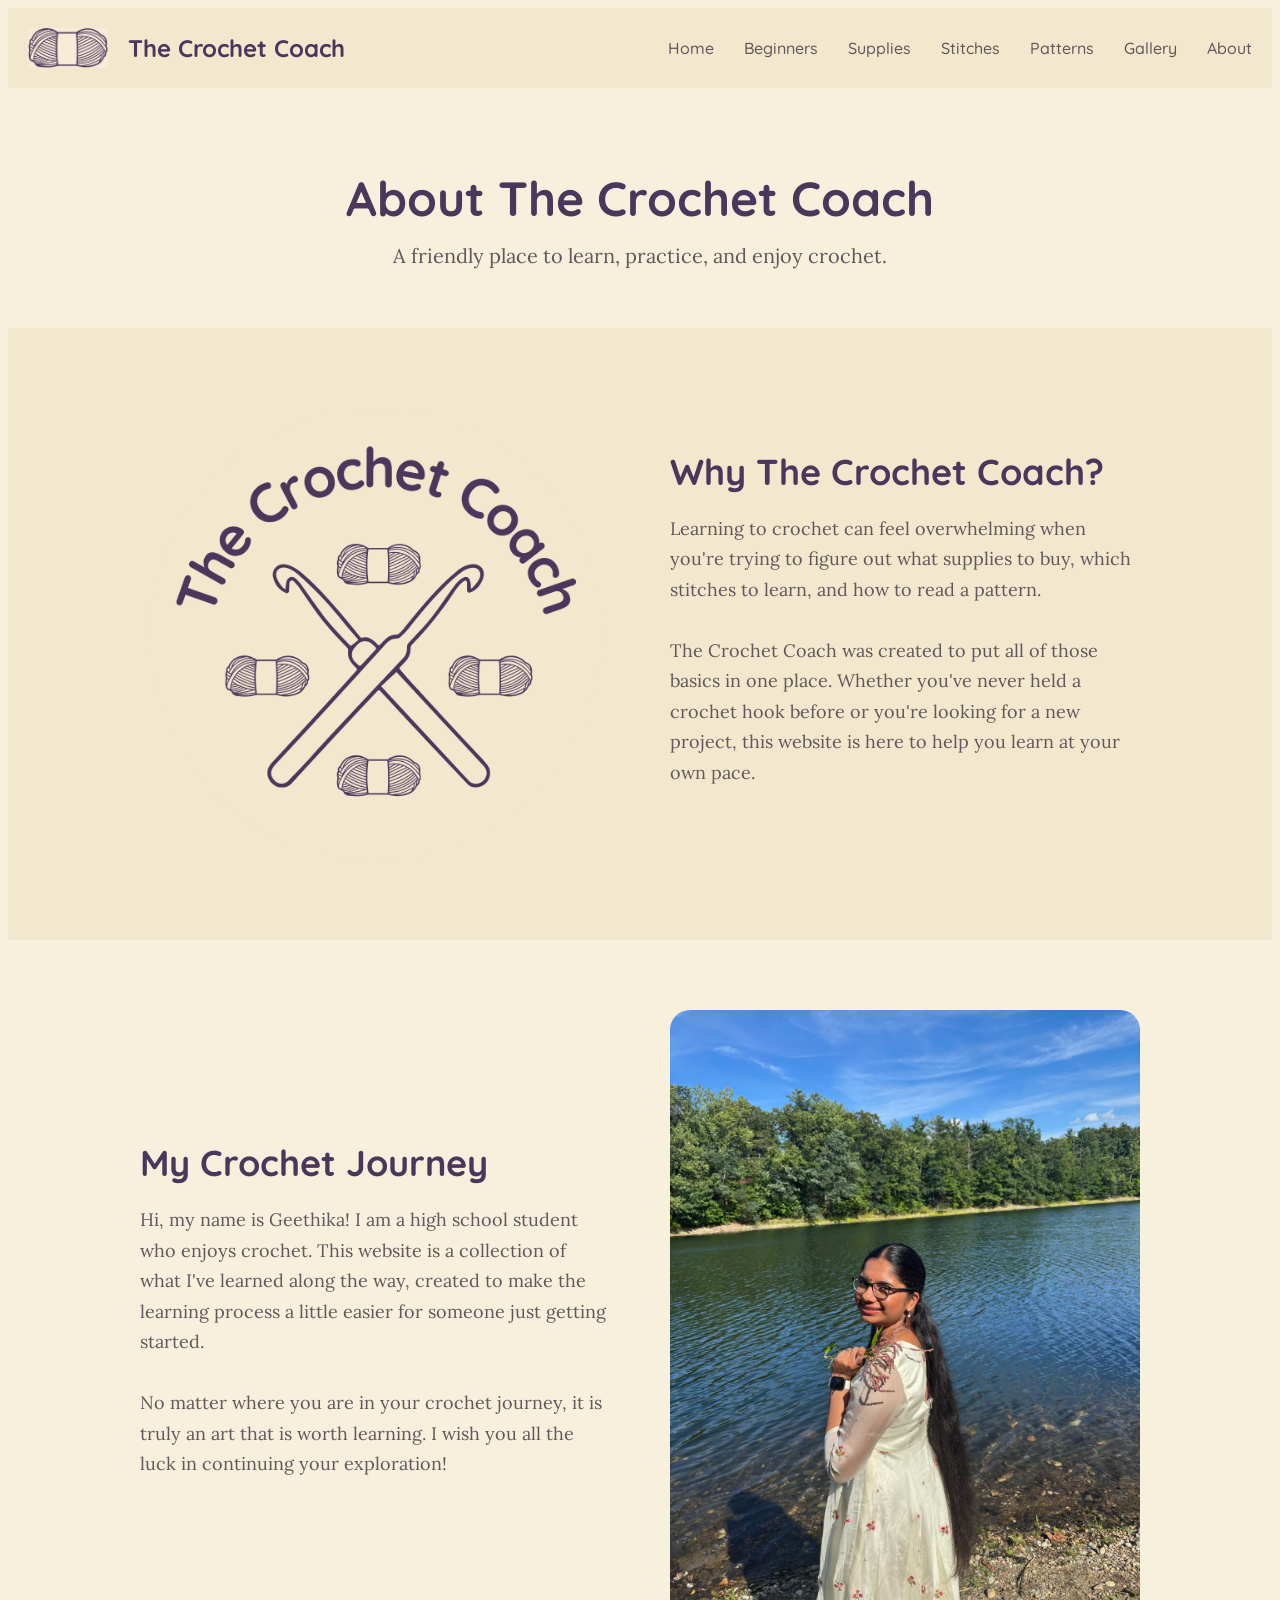
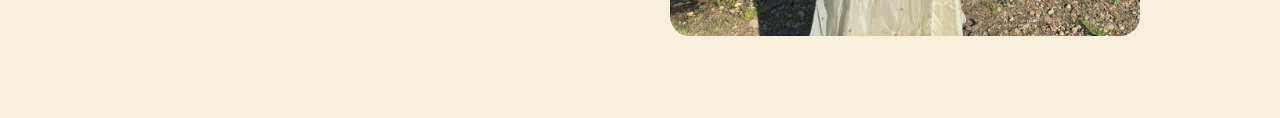
<file: Pages/about.html>
<!DOCTYPE html>
<html>

<head>
    <title>The Crochet Coach | About</title>
    <link rel="stylesheet" href="../style.css">
</head>

<body>

<header>
    <nav>

        <div class="logo">
            <img src="../Images/Icon.png" alt="Crochet Icon">
            <span>The Crochet Coach</span>
        </div>

        <div class="nav">
            <a href="../index.html">Home</a>
            <a href="beginner-guide.html">Beginners</a>
            <a href="supplies.html">Supplies</a>
            <a href="stitches.html">Stitches</a>
            <a href="patterns.html">Patterns</a>
            <a href="gallery.html">Gallery</a>
            <a href="about.html">About</a>
        </div>

    </nav>
</header>

<main>

    <!--Intro-->
    <section class="page-intro">

        <h1>About The Crochet Coach</h1>

        <p>A friendly place to learn, practice, and enjoy crochet.</p>

    </section>

    <!--About the Website-->
    <section class="section-dark">

        <div class="column">

            <div class="image">
                <img src="../Images/Logo.png" alt="Crochet project and supplies">
            </div>

            <div class="about-text">

                <h2 class="section-title">Why The Crochet Coach?</h2>

                <p class="section-content">
                    Learning to crochet can feel overwhelming when you're
                    trying to figure out what supplies to buy, which stitches
                    to learn, and how to read a pattern.
                </p>

                <p class="section-content">
                    The Crochet Coach was created to put all of those basics
                    in one place. Whether you've never held a crochet hook
                    before or you're looking for a new project, this website
                    is here to help you learn at your own pace.
                </p>

            </div>

        </div>

    </section>

    <!--My Crochet Journey-->
    <section class="section-light">

        <div class="column">

            <div class="about-text">

                <h2 class="section-title">My Crochet Journey</h2>

                <p class="section-content">
                    Hi, my name is Geethika! I am a high school student who enjoys 
                    crochet. This website is a collection of what I've learned along
                    the way, created to make the learning process a little
                    easier for someone just getting started.
                </p>

                <p class="section-content">
                    No matter where you are in your crochet journey, it is truly an 
                    art that is worth learning. I wish you all the luck in continuing 
                    your exploration!
                </p>

            </div>

            <div class="image">
                <img src="../Images/About.jpeg" alt="Crochet project">
            </div>

        </div>

    </section>

</main>

</body>

</html>
</file>
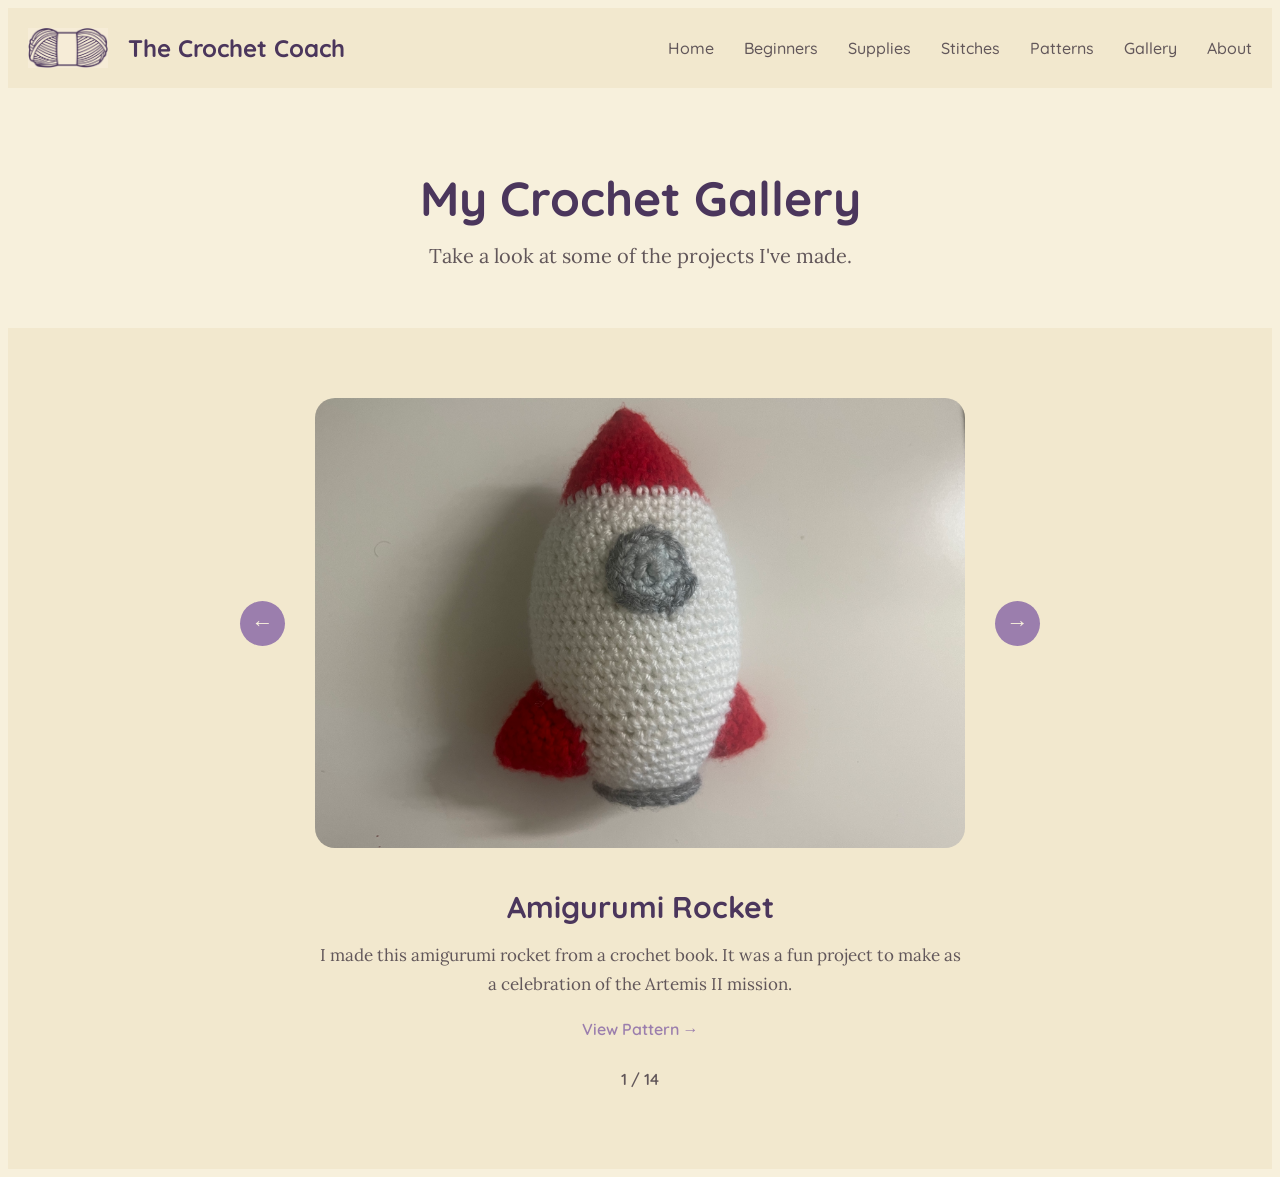
<file: Pages/gallery.html>
<!DOCTYPE html>
<html>

<head>
    <title>The Crochet Coach | Gallery</title>
    <link rel="stylesheet" href="../style.css">
</head>

<body>

<header>
    <nav>

        <div class="logo">
            <img src="../Images/Icon.png" alt="Crochet Icon">
            <span>The Crochet Coach</span>
        </div>

        <div class="nav">
            <a href="../index.html">Home</a>
            <a href="beginner-guide.html">Beginners</a>
            <a href="supplies.html">Supplies</a>
            <a href="stitches.html">Stitches</a>
            <a href="patterns.html">Patterns</a>
            <a href="gallery.html">Gallery</a>
            <a href="about.html">About</a>
        </div>

    </nav>
</header>


<main>

    <!-- Page Intro -->
    <section class="page-intro">

        <h1>My Crochet Gallery</h1>

        <p>Take a look at some of the projects I've made.</p>

    </section>


    <!-- Gallery -->
    <section class="gallery">

        <div class="gallery-container">

            <button class="gallery-arrow" onclick="previousProject()">
                ←
            </button>


            <div class="gallery-image-container">

                <img
    id="gallery-image"
    src="../Images/Gallery/Rocket.jpeg"
    alt="Amigurumi Rocket"
>

            </div>


            <button class="gallery-arrow" onclick="nextProject()">
                →
            </button>

        </div>


        <div class="gallery-text">

            <h2 id="gallery-title">
                Amigurumi Rocket
            </h2>

            <p id="gallery-description">
                I made this amigurumi rocket from a crochet book. It was a fun project to make as a celebration of the Artemis II mission.
            </p>

            <a
                id="gallery-pattern"
                href="https://www.amazon.com/Knot-Bad-Amigurumi-Techniques-Creatures/dp/0760376778"
                target="_blank"
                rel="noopener noreferrer"
            >
                View Pattern →
            </a>

        </div>


        <div id="gallery-counter">
            1 / 14
        </div>

    </section>

</main>


<script src="../JavaScript/gallery.js"></script>

</body>

</html>
</file>
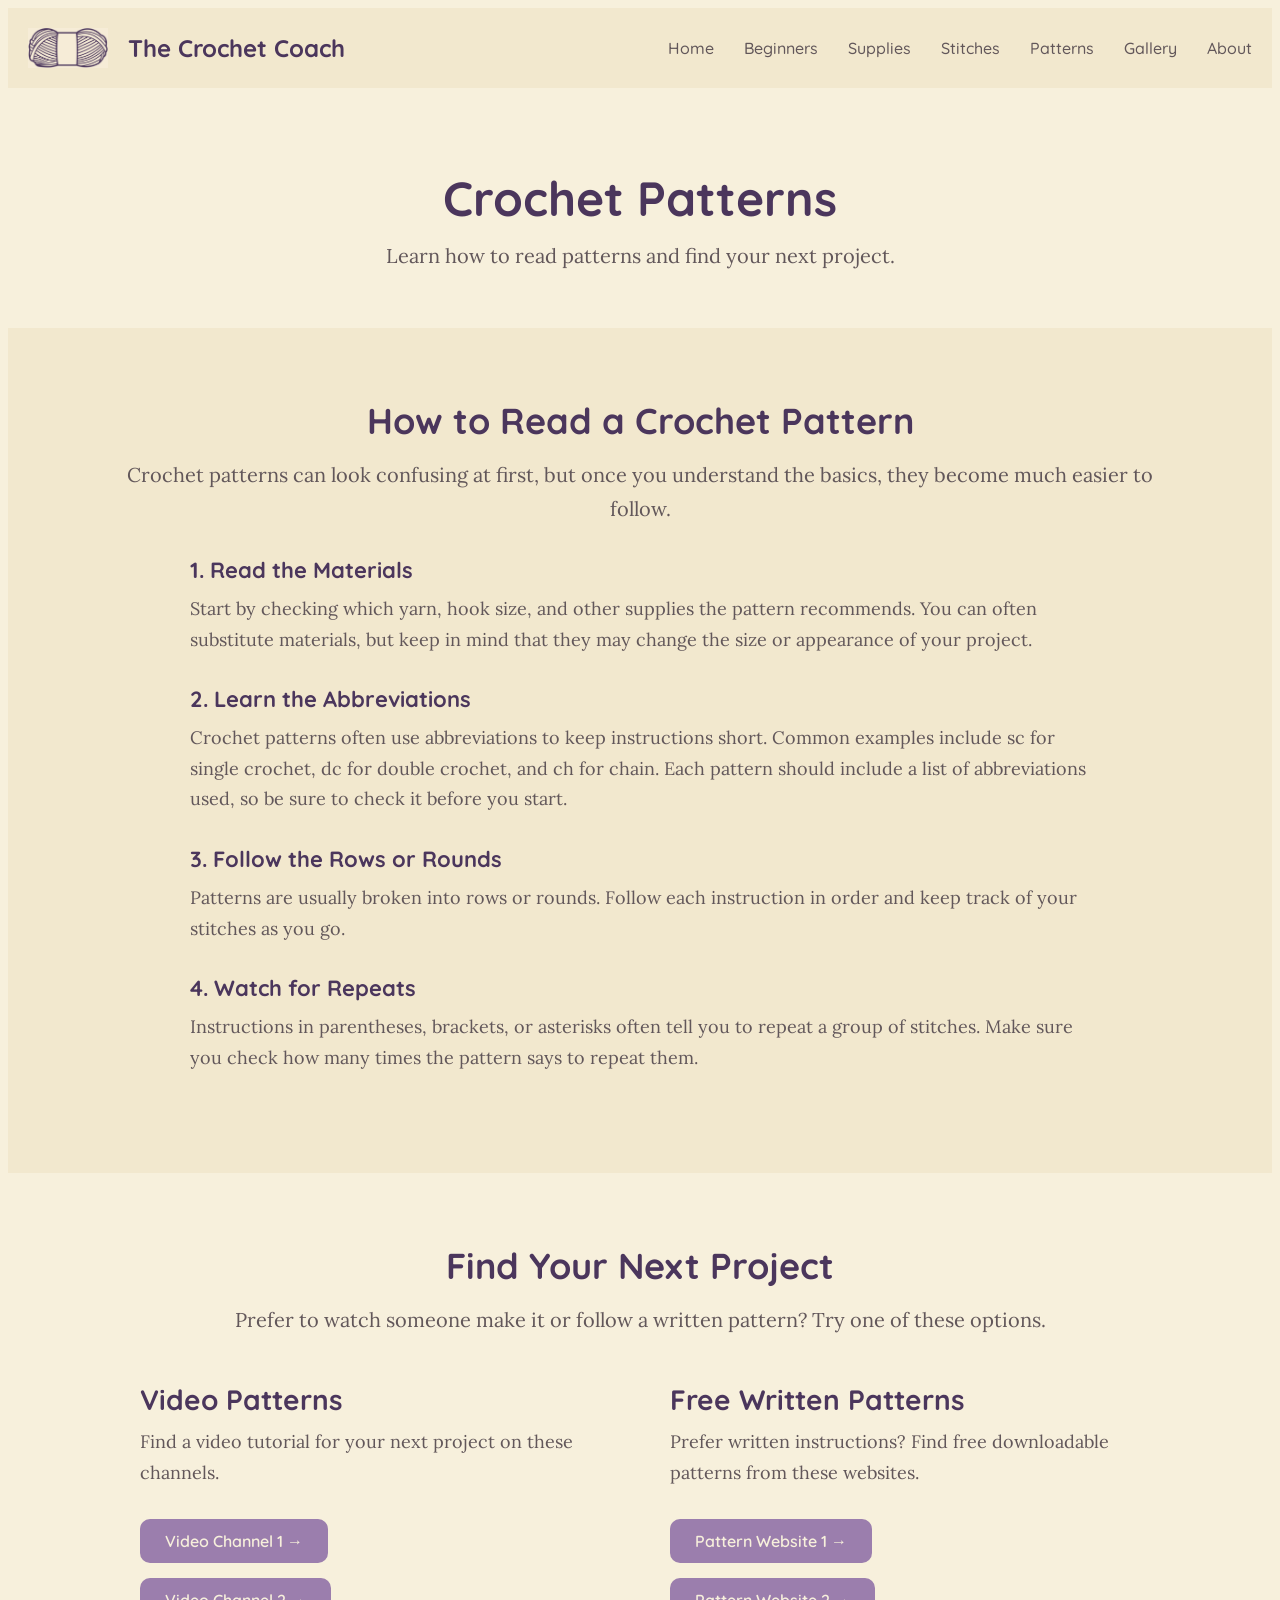
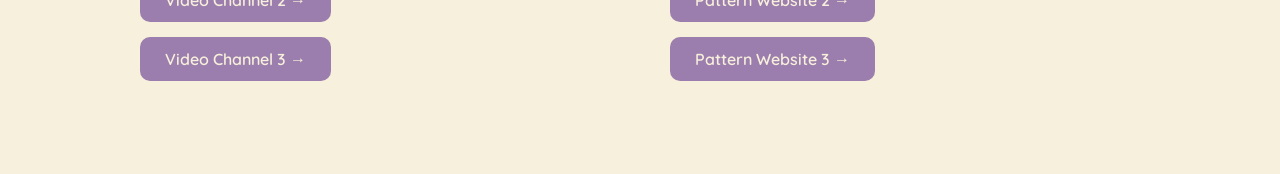
<file: Pages/patterns.html>
<!DOCTYPE html>
<html>

    <head>
        <title>The Crochet Coach | Patterns</title>
        <link rel="stylesheet" href="../style.css">
    </head>

    <body>
        <header>
            <nav>

                <div class="logo">
                    <img src="../Images/Icon.png" alt="Crochet Icon">
                    <span>The Crochet Coach</span>
                </div>

                <div class="nav">
                    <a href="../index.html">Home</a>
                    <a href="beginner-guide.html">Beginners</a>
                    <a href="supplies.html">Supplies</a>
                    <a href="stitches.html">Stitches</a>
                    <a href="patterns.html">Patterns</a>
                    <a href="gallery.html">Gallery</a>
                    <a href="about.html">About</a>
                </div>

            </nav>
        </header>

        <main>

            <!--Intro-->
            <section class="page-intro">

                <h1>Crochet Patterns</h1>

                <p>Learn how to read patterns and find your next project.</p>

            </section>

            <!--Reading Patterns-->
            <section class="section-dark">

                <h2 class="section-title">How to Read a Crochet Pattern</h2>

                <p class="section-description">
                    Crochet patterns can look confusing at first, but once you
                    understand the basics, they become much easier to follow.
                </p>

                <div class="pattern-guide">

                    <div>
                        <h3 class="section-subtitle">1. Read the Materials</h3>

                        <p class="section-content">
                            Start by checking which yarn, hook size, and other
                            supplies the pattern recommends. You can often substitute
                            materials, but keep in mind that they may change the
                            size or appearance of your project.
                        </p>
                    </div>

                    <div>
                        <h3 class="section-subtitle">2. Learn the Abbreviations</h3>

                        <p class="section-content">
                            Crochet patterns often use abbreviations to keep
                            instructions short. Common examples include sc for
                            single crochet, dc for double crochet, and ch for chain.
                            Each pattern should include a list of abbreviations used, 
                            so be sure to check it before you start.
                        </p>
                    </div>

                    <div>
                        <h3 class="section-subtitle">3. Follow the Rows or Rounds</h3>

                        <p class="section-content">
                            Patterns are usually broken into rows or rounds. Follow
                            each instruction in order and keep track of your stitches
                            as you go.
                        </p>
                    </div>

                    <div>
                        <h3 class="section-subtitle">4. Watch for Repeats</h3>

                        <p class="section-content">
                            Instructions in parentheses, brackets, or asterisks
                            often tell you to repeat a group of stitches. Make sure
                            you check how many times the pattern says to repeat them.
                        </p>
                    </div>

                </div>

            </section>

            <!--Find Patterns-->
            <section class="section-light">

                <h2 class="section-title">Find Your Next Project</h2>

                <p class="section-description">
                    Prefer to watch someone make it or follow a written pattern?
                    Try one of these options.
                </p>

                <div class="pattern-options">

                    <!--Video Patterns-->
                    <div class="pattern-option">

                        <h3 class="section-subtitle-main">Video Patterns</h3>

                        <p class="section-content">
                            Find a video tutorial for your next project on these channels.
                        </p>

                        <a href="https://www.youtube.com/@elysecrochets" class="button" target="_blank">
                            Video Channel 1 →
                        </a>

                        <a href="https://www.youtube.com/@craftingwithcaylene" class="button" target="_blank">
                            Video Channel 2 →
                        </a>

                        <a href="https://www.youtube.com/@lilthingsworld" class="button" target="_blank">
                            Video Channel 3 →
                        </a>

                    </div>

                    <!--Written Patterns-->
                    <div class="pattern-option">

                        <h3 class="section-subtitle-main">Free Written Patterns</h3>

                        <p class="section-content">
                            Prefer written instructions? Find free downloadable
                            patterns from these websites.
                        </p>

                        <a href="https://www.yarnspirations.com/collections/patterns?filter.p.m.global.skill_type=Crochet&filter.p.m.global.skill_level=Beginner&srsltid=AfmBOormTjzIIFQR3oVm08-p1Kq8Rm1hXHUBkXF6rNAIfosTuDb_YsHC" class="button" target="_blank">
                            Pattern Website 1 →
                        </a>

                        <a href="https://www.lovecrafts.com/en-us/collections/free-crochet-patterns-for-beginners?srsltid=AfmBOoorPjHATt_7OvtcQOraDDIfMiVpb_V3nQxmZtGaVtJ5xR-zYlgu" class="button" target="_blank">
                            Pattern Website 2 →
                        </a>

                        <a href="https://easycrochet.com/all-free-crochet-patterns/" class="button" target="_blank">
                            Pattern Website 3 →
                        </a>

                    </div>

                </div>

            </section>

        </main>

    </body>

</html>
</file>
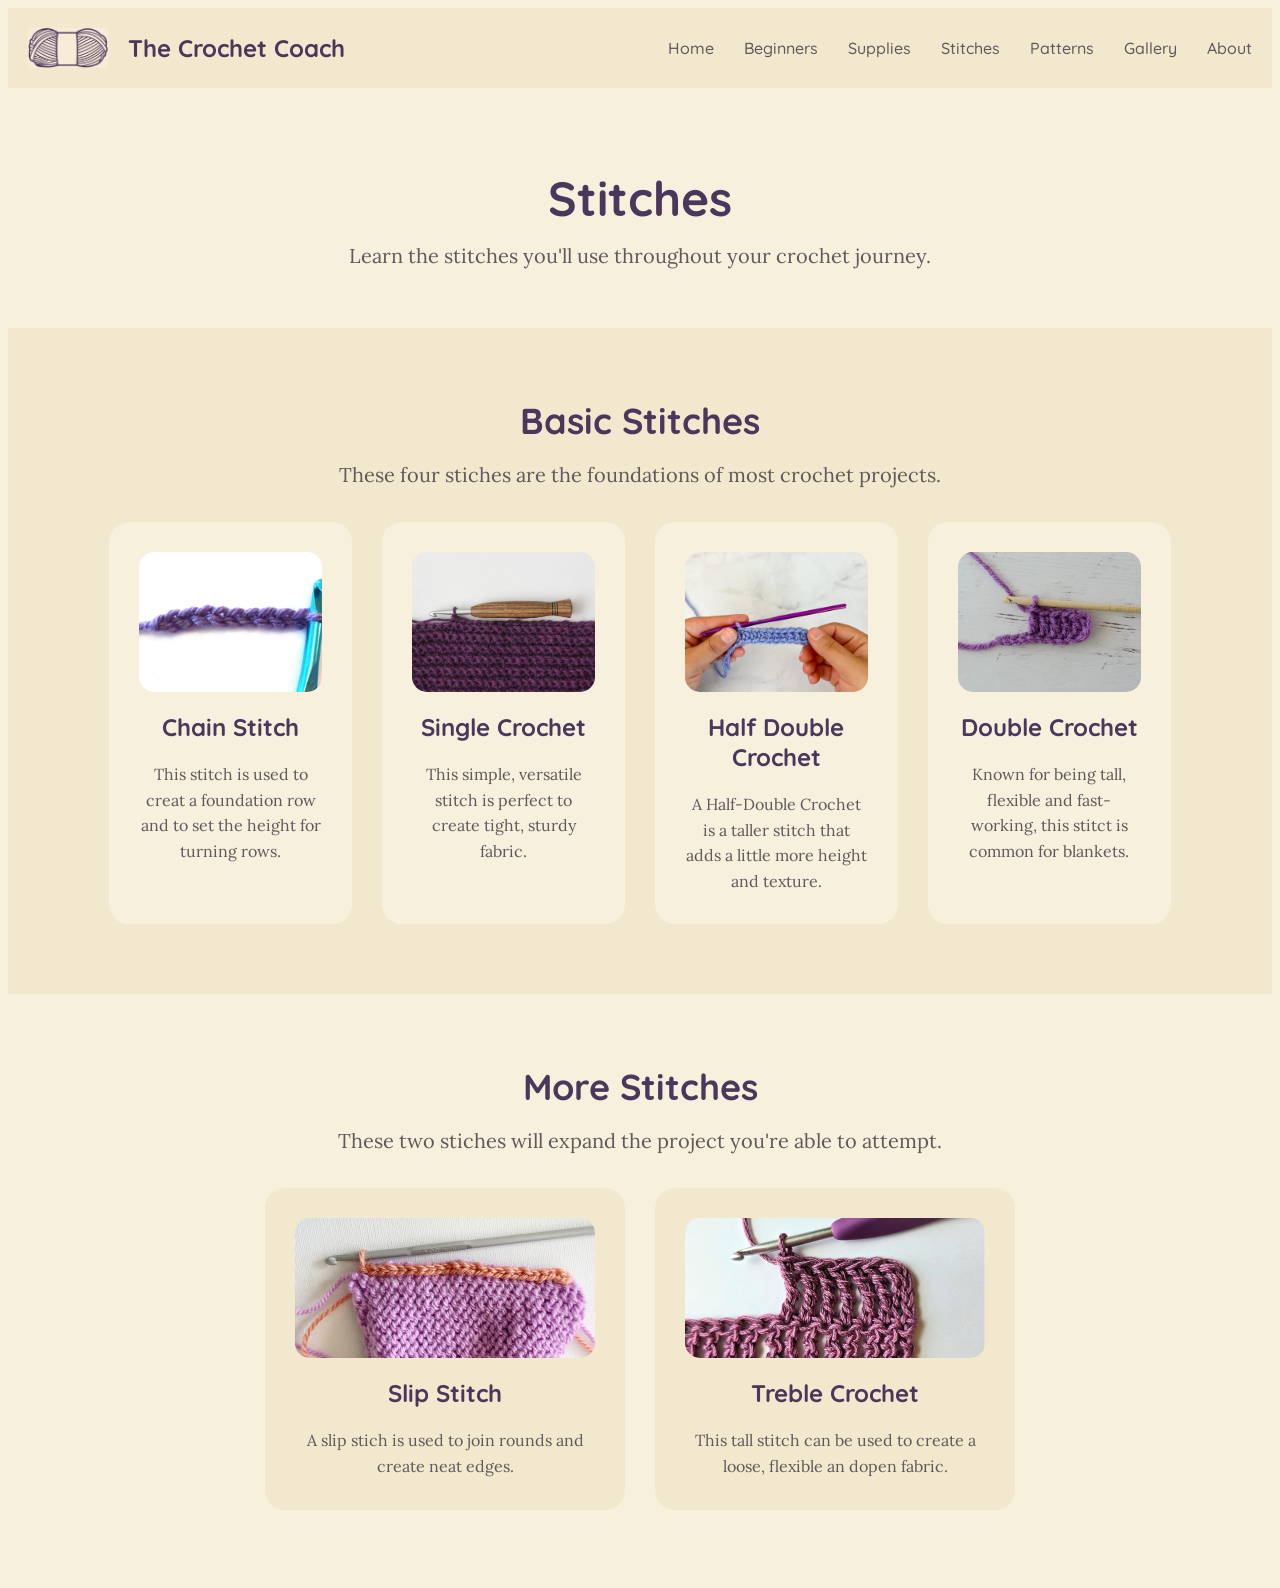
<file: Pages/stitches.html>
<!DOCTYPE html>
<html>

<head>
    <title>The Crochet Coach | Stiches</title>
    <link rel="stylesheet" href="../style.css">
</head>

<body>

<header>
    <nav>
        <div class="logo">
            <img src="../Images/Icon.png" alt="Crochet Icon">
            <span>The Crochet Coach</span>
        </div>

        <div class="nav">
            <a href="../index.html">Home</a>
            <a href="beginner-guide.html">Beginners</a>
            <a href="supplies.html">Supplies</a>
            <a href="stitches.html">Stitches</a>
            <a href="patterns.html">Patterns</a>
            <a href="gallery.html">Gallery</a>
            <a href="about.html">About</a>

        </div>
    </nav>
</header>

<main>
    <!--Intro-->
    <section class="page-intro">
        <h1>Stitches</h1>

        <p>Learn the stitches you'll use throughout your crochet journey.</p>
    </section>

    <!--Basic Stitches-->
    <section class="section-dark">

        <h2 class="section-title">Basic Stitches</h2>

        <p class="section-description">These four stiches are the foundations of most crochet projects.</p>

        <div class="cards">

            <a href="https://www.youtube.com/watch?v=GyMrH4Q8ceM" class="link-card" target="_blank">
                <img src="../Images/ChainStitch.jpg" alt="Chain stitch">
                <h3>Chain Stitch</h3>
                <p>
                    This stitch is used to creat a foundation row and to set the height for turning rows.
                </p>
            </a>

            <a href="https://www.youtube.com/watch?v=7FcRdxg0aeY" class="link-card" target="_blank">
                <img src="../Images/SingleCrochet.jpg" alt="Single crochet stitch">
                <h3>Single Crochet</h3>
                <p>
                    This simple, versatile stitch is perfect to create tight, sturdy fabric.
                </p>
            </a>

            <a href="https://www.youtube.com/watch?v=f9C1C21MNiM" class="link-card" target="_blank">
                <img src="../Images/HalfDoubleCrochet.jpg" alt="Half double crochet stitch">
                <h3>Half Double Crochet</h3>
                <p>
                    A Half-Double Crochet is a taller stitch that adds a little more height and texture.
                </p>
            </a>

            <a href="https://www.youtube.com/watch?v=a1whu6Gub1M" class="link-card" target="_blank">
                <img src="../Images/DoubleCrochet.jpg" alt="Double crochet stitch">
                <h3>Double Crochet</h3>
                <p>
                    Known for being tall, flexible and fast-working, this stitct is common for blankets.
                </p>
            </a>

        </div>
    </section>

    <!--More Stitches-->
    <section class="section-light">

        <h2 class="section-title">More Stitches</h2>

        <p class="section-description">These two stiches will expand the project you're able to attempt.</p>

        <div class="cards">

            <a href="https://www.youtube.com/watch?v=8ir3v31G0sg" class="link-card more-stitches-link-card" target="_blank">
                <img src="../Images/SlipStitch.jpg" alt="Slip Stitch">
                <h3>Slip Stitch</h3>
                <p>
                    A slip stich is used to join rounds and create neat edges.
                </p>
            </a>

            <a href="https://www.youtube.com/watch?v=3KtzjAAZHVY" class="link-card more-stitches-link-card" target="_blank">
                <img src="../Images/TrebleCrochet.jpg" alt="Treble crochet stitch">
                <h3>Treble Crochet</h3>
                <p>
                    This tall stitch can be used to create a loose, flexible an dopen fabric.
                </p>
            </a>

        </div>
    </section>
</main>

</body>

</html>
</file>
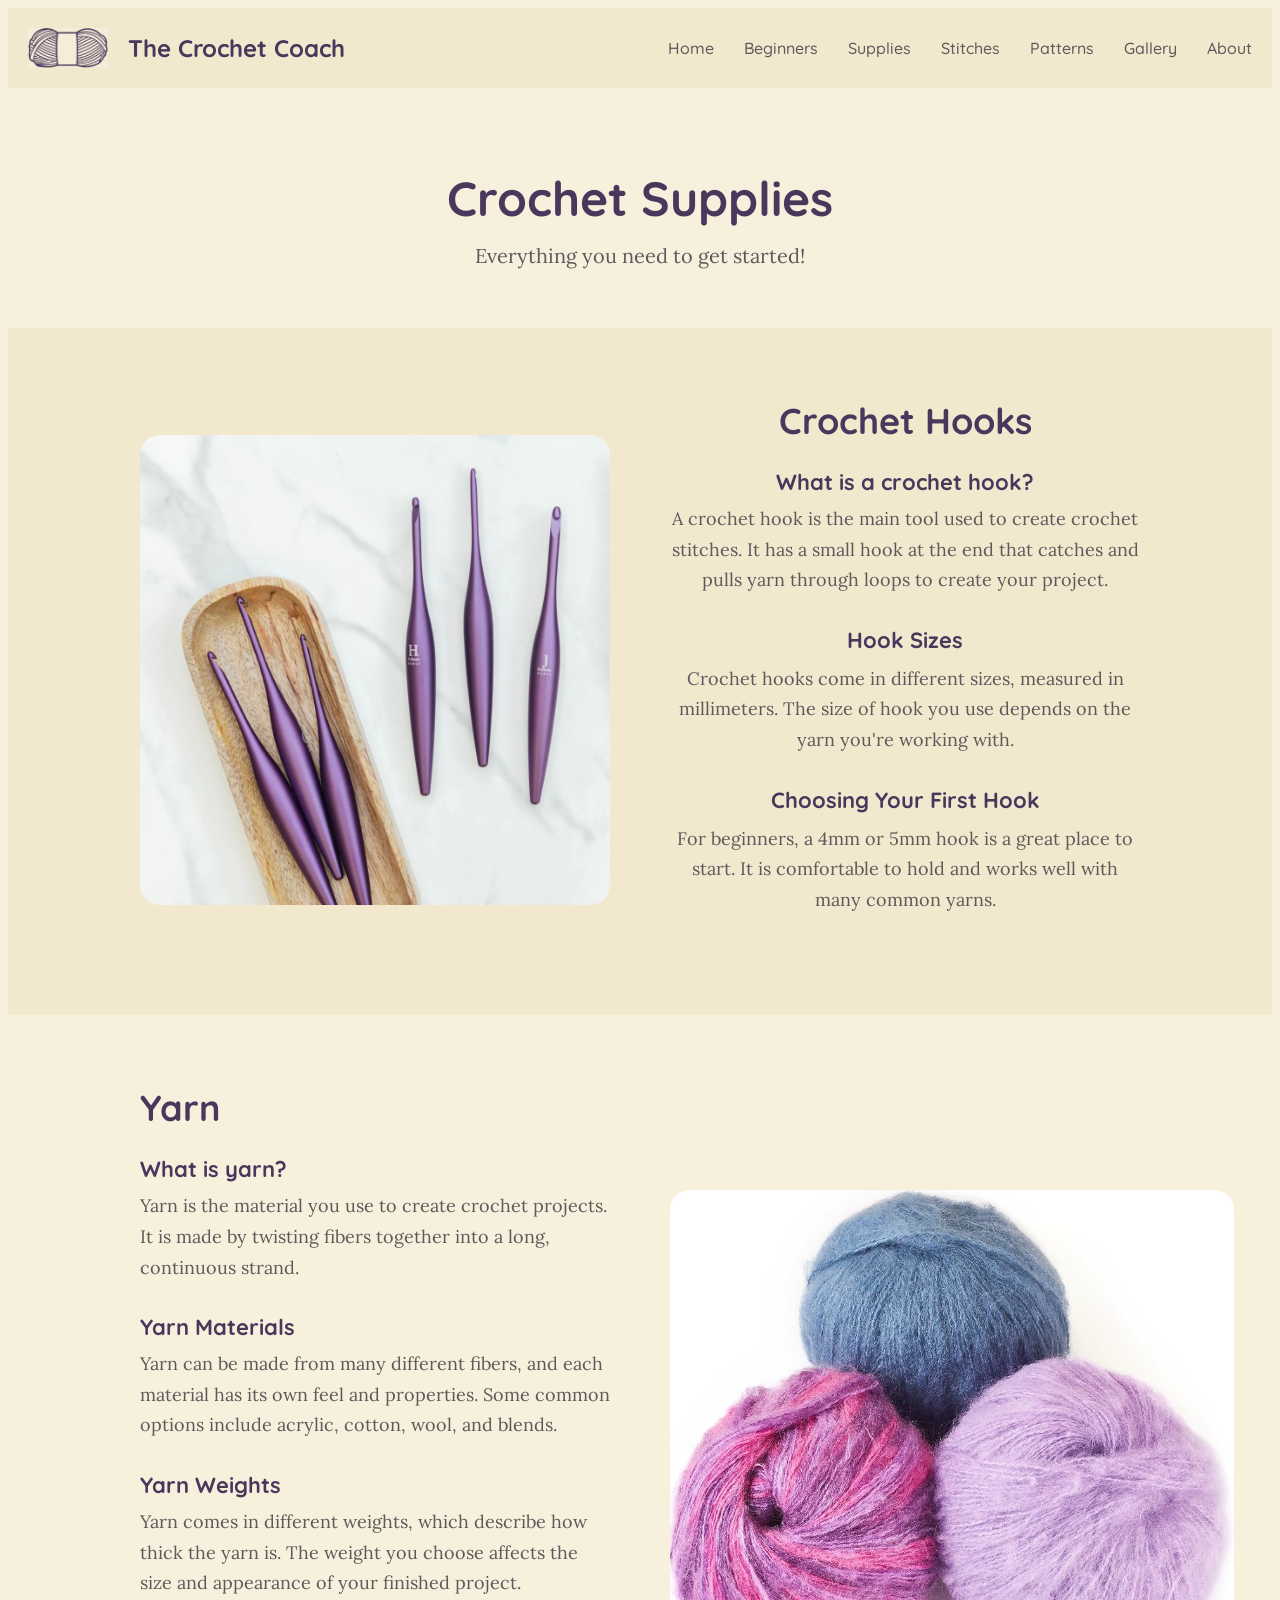
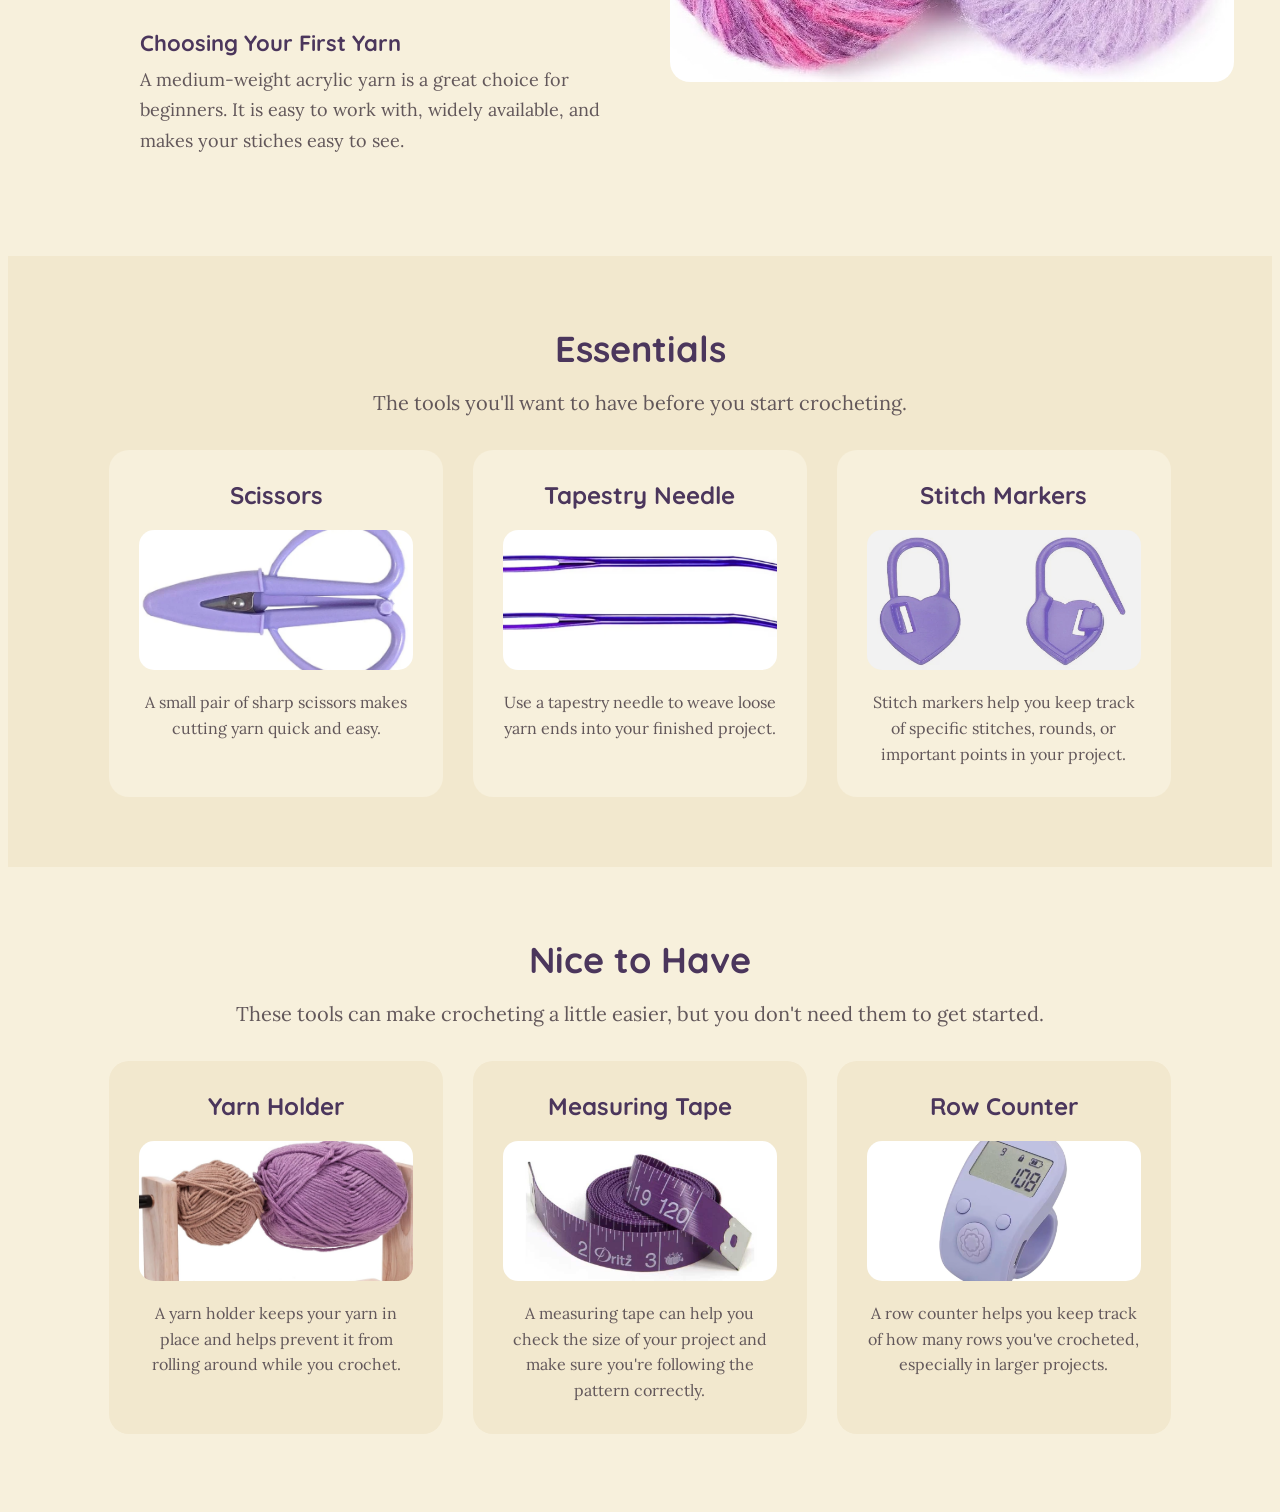
<file: Pages/supplies.html>
<!DOCTYPE html>
<html>

<head>
    <title>The Crochet Coach | Supplies</title>
    <link rel="stylesheet" href="../style.css">
</head>

<body>

<header>
    <nav>

        <div class="logo">
            <img src="../Images/Icon.png" alt="Crochet Icon">
            <span>The Crochet Coach</span>
        </div>

        <div class="nav">
            <a href="../index.html">Home</a>
            <a href="beginner-guide.html">Beginners</a>
            <a href="supplies.html">Supplies</a>
            <a href="stitches.html">Stitches</a>
            <a href="patterns.html">Patterns</a>
            <a href="gallery.html">Gallery</a>
            <a href="about.html">About</a>
        </div>

    </nav>
</header>

<main>
    <!--Intro-->
    <section class="page-intro">

        <h1>Crochet Supplies</h1>

        <p>Everything you need to get started!</p>

    </section>

    <!--Hooks-->
    <section class="section-dark">

        <div class="column">
            <div class="image hooks-img">
                <img src="../Images/Hooks.jpg" alt="Different sizes of crochet hooks">
            </div>

            <div class="hooks-text">
                <h2 class="section-title hook-heading">Crochet Hooks</h2>

                <h3 class="section-subtitle hooks-subtitle">What is a crochet hook?</h3>

                <p class="section-content">
                    A crochet hook is the main tool used to create crochet stitches.
                    It has a small hook at the end that catches and pulls yarn through
                    loops to create your project.
                </p>

                <h3 class="section-subtitle hook-heading">Hook Sizes</h3>

                <p class="section-content">
                    Crochet hooks come in different sizes, measured in millimeters.
                    The size of hook you use depends on the yarn you're working with.
                </p>

                <h3 class="section-subtitle hook-heading">Choosing Your First Hook</h3>

                <p class="section-content">
                    For beginners, a 4mm or 5mm hook is a great place to start.
                    It is comfortable to hold and works well with many common yarns.
                </p>
            </div>
        </div>

    </section>

    <!--Yarn-->
    <section class="section-light">

        <div class="column">

            <div class="yarn-text">
                <h2 class="section-title yarn-heading">Yarn</h2>

                <h3 class="section-subtitle yarn-subtitle">What is yarn?</h3>

                <p class="section-content">
                    Yarn is the material you use to create crochet projects.
                    It is made by twisting fibers together into a long,
                    continuous strand.
                </p>

                <h3 class="section-subtitle yarn-subtitle">Yarn Materials</h3>

                <p class="section-content">
                    Yarn can be made from many different fibers, and each material has
                    its own feel and properties. Some common options include acrylic,
                    cotton, wool, and blends.
                </p>

                <h3 class="section-subtitle yarn-subtitle">Yarn Weights</h3>

                <p class="section-content">
                    Yarn comes in different weights, which describe how thick
                    the yarn is. The weight you choose affects the size and
                    appearance of your finished project.
                </p>

                <h3 class="section-subtitle yarn-subtitle">Choosing Your First Yarn</h3>

                <p class="section-content">
                    A medium-weight acrylic yarn is a great choice for beginners.
                    It is easy to work with, widely available, and makes your stiches easy to see.
                </p>
            </div>

            <div class="image yarn-image">
                <img src="../Images/Yarn.jpg" alt="Colorful balls of crochet yarn">
            </div>

        </div>

    </section>

    <!--Essentials-->
    <section class="section-dark">

        <h2 class="section-title">Essentials</h2>

        <p class="section-description">
            The tools you'll want to have before you start crocheting.
        </p>

        <div class="cards">

            <div class="card">
                <h3>Scissors</h3>
                <img src="../Images/Scissors.jpg" alt="Scissors">
                <p>
                    A small pair of sharp scissors makes cutting yarn quick
                    and easy.
                </p>
            </div>

            <div class="card">
                <h3>Tapestry Needle</h3>
                <img src="../Images/Needle.jpg" alt="Tapestry needle">
                <p>
                    Use a tapestry needle to weave loose yarn ends into
                    your finished project.
                </p>
            </div>

            <div class="card">
                <h3>Stitch Markers</h3>
                <img src="../Images/StitchMarkers.jpg" alt="Crochet stitch markers">
                <p>
                    Stitch markers help you keep track of specific stitches,
                    rounds, or important points in your project.
                </p>
            </div>

        </div>

    </section>

    <!--Nice to Have-->
    <section class="section-light">

        <h2 class="section-title">Nice to Have</h2>

        <p class="section-description">
            These tools can make crocheting a little easier, but you don't need them to get started.
        </p>

        <div class="cards">

            <div class="card dark-card">
                <h3>Yarn Holder</h3>
                <img src="../Images/YarnHolder.jpg" alt="Yarn holder">
                <p>
                    A yarn holder keeps your yarn in place and helps prevent
                    it from rolling around while you crochet.
                </p>
            </div>

            <div class="card dark-card">
                <h3>Measuring Tape</h3>
                <img src="../Images/MeasuringTape.jpg" alt="Measuring tape">
                <p>
                    A measuring tape can help you check the size of your
                    project and make sure you're following the pattern correctly.
                </p>
            </div>

            <div class="card dark-card">
                <h3>Row Counter</h3>
                <img src="../Images/RowCounter.jpg" alt="Row counter">
                <p>
                    A row counter helps you keep track of how many rows
                    you've crocheted, especially in larger projects.
                </p>
            </div>

        </div>

    </section>    
</main>

</body>
</html>
</file>
<file: style.css>
/*----Fonts----*/
@import url('https://fonts.googleapis.com/css2?family=Lora:wght@400;500&family=Quicksand:wght@400;500;600;700&display=swap');
/*--------------------*/

/*----General----*/
body{
    background-color: #F7F0DC;
}

p {
    color: #62575A;
    font-family:'Lora', serif;
}

.page-intro {
    text-align: center;
    padding: 80px 8% 60px;
}

.page-intro h1 {
    font-family: 'Quicksand', sans-serif;
    font-size: 48px;
    font-weight: 700;
    color: #4B365C;
    margin: 0 0 15px;
}

.page-intro p {
    font-family: 'Lora', serif;
    font-size: 20px;
    color: #62575A;
    margin: 0;
}

.section-light{
    background-color: #F7F0DC;
    text-align: center;
    padding: 70px 8%;
}

.section-dark{
    background-color: #F2E8CE;
    text-align: center;
    padding: 70px 8%;
}

.section-title{
    font-family: 'Quicksand', sans-serif;
    font-size: 36px;
    font-weight: 700;
    color: #4B365C;
    margin: 0 0 15px;
}

.section-description {
    font-family: 'Lora', serif;
    font-size: 20px;
    line-height: 1.7;
    color: #62575A;
    margin: 0 0 30px;
}

.section-content {
    font-family: 'Lora', serif;
    font-size: 18px;
    line-height: 1.7;
    color: #62575A;
    margin: 0 0 30px;
}

.section-subtitle-main {
    font-family: 'Quicksand', sans-serif;
    font-size: 28px;
    color: #4B365C;
    margin: 0 0 10px;
}

.section-subtitle {
    font-family: 'Quicksand', sans-serif;
    font-size: 22px;
    color: #4B365C;
    margin: 0 0 10px;
}
/*--------------------*/

/*----Images----*/
.image {
    flex: 1;
}

.image img {
    width: 100%;
    max-width: 550px;
    border-radius: 20px;
}
/*--------------------*/

/*----Columns----*/
.column {
    display: flex;
    align-items: center;
    justify-content: center;
    gap: 60px;
    max-width: 1000px;
    margin: 0 auto;
}
/*--------------------*/

/*----Cards----*/
.cards {
    display: flex;
    justify-content: center;
    align-items:stretch;
    gap: 30px;
}

.card {
    background-color: #F7F0DC;
    padding: 30px;
    border-radius: 20px;
    flex: 1;
    max-width: 300px;
}

.card h3 {
    font-family: 'Quicksand', sans-serif;
    font-size: 24px;
    color: #4B365C;
    margin-top: 0;
    margin-bottom: 20px;
}

.card img {
    width: 100%;
    height: 140px;
    object-fit: cover;
    border-radius: 15px;
    display: block;
    margin-bottom: 20px;
}

.card p {
    font-family: 'Lora', serif;
    font-size: 16px;
    line-height: 1.6;
    color: #62575A;
    margin: 0;
    
}

.link-card {
    background-color: #F7F0DC;
    padding: 30px;
    border-radius: 20px;
    flex: 1;
    max-width: 300px;
    transition: transform 0.2s ease, box-shadow 0.2s ease;
    color: inherit;
    text-decoration: none;
}

.link-card:hover {
    transform: translateY(-10px);
    box-shadow: 0 10px 25px rgba(75, 54, 92, 0.25);
}

.link-card h3 {
    font-family: 'Quicksand', sans-serif;
    font-size: 24px;
    color: #4B365C;
    margin-top: 0;
    margin-bottom: 20px;
}

.link-card img {
    width: 100%;
    height: 140px;
    object-fit: cover;
    border-radius: 15px;
    display: block;
    margin-bottom: 20px;
}

.link-card p {
    font-family: 'Lora', serif;
    font-size: 16px;
    line-height: 1.6;
    color: #62575A;
    margin: 0;
    
}
/*--------------------*/

/*----Buttons----*/
.button {
    display: inline-block;
    background-color: #9B7EAD;
    color: #F7F0DC;
    font-family: 'Quicksand', sans-serif;
    font-weight: 600;
    text-decoration: none;
    padding: 12px 25px;
    border-radius: 10px;
    transition: background-color 0.2s ease, transform 0.2s ease;
}

.button:hover {
    background-color: #9260b1;
    transform: translateY(-2px);
}
/*--------------------*/

/*----Header & Navigation----*/
header {
    background-color: #F2E8CE;
    padding: 20px;
}

nav {
    display: flex;
    justify-content: space-between;
    align-items: center;
}

.logo {
    display: flex;
    align-items:center;
    gap: 20px;
}

.logo img{
    height: 40px;
    width: 80px;
}

.logo span{
    font-family: 'Quicksand', sans-serif;
    font-weight: 700;
    font-size: 24px;
    color: #4B365C;
}

.nav{
    display: flex;
    gap: 30px;
}

.nav a {
    font-family: 'Quicksand', sans-serif;
    font-weight: 500;
    color: #62575A;
    text-decoration: none;
}

.nav a:hover{
    text-decoration:underline;
    text-underline-offset: 5px;
}
/*--------------------*/

/*----Homepage----*/
/*Intro*/
.intro {
    display: flex;
    align-items: center;
    justify-content: space-between;
    gap: 60px;
    padding: 70px 8%;
}

.welcome {
    flex: 1;
}

.welcome h1 {
    font-family: 'Quicksand', sans-serif;
    font-size: 48px;
    font-weight: 700;
    color: #4B365C;
    margin-bottom: 15px;
}

.welcome p {
    font-family: 'Lora', serif;
    font-size: 20px;
    color: #62575A;
}

/*Feature Project*/
.featured-img {
    display: block;
}

.featured-text {
    flex: 1;
    text-align: left;
}
/*--------------------*/

/*----Supplies----*/
/*Hooks*/
.hooks-img {
    display: block;
}

.hooks-text {
    flex: 1;
}

.hooks-heading {
    margin-top: 0;
    margin-bottom: 25px;
}

.hooks-subtitle {
    margin-top: 25px;
    margin-bottom: 8px;
}

.hooks-text p {
    margin: 0 0 10;
}

/*Yarn*/
.yarn-text {
    flex: 1;
    text-align:left;
}

.yarn-image img {
    width: 120%;
    max-width: 700px;
    display: block;
}

.yarn-heading {
    margin-top: 0;
    margin-bottom: 25px;
}

.yarn-subtitle {
    margin-top: 25px;
    margin-bottom: 8px;
}

/*Nice to Have*/
.dark-card {
    background-color: #f2e8ce;
}
/*--------------------*/

/*----Stiches----*/
.more-stitches-link-card{
    background-color: #F2E8CE;
}
/*--------------------*/

/*----Beginner's Guide----*/
/* Getting Started */
.getting-started-content {
    display: flex;
    align-items: center;
    gap: 60px;
    max-width: 1100px;
    margin: 0 auto;
    text-align: left;
}

.getting-started-text {
    flex: 1;
}

.getting-started-image {
    flex: 1;
    height: 100%;
    object-fit: cover;
    display: block;
}

.getting-started-text .button {
    display: inline-block;
    margin-bottom: 35px;
}

/* First Steps */
.first-steps-content {
    max-width: 800px;
    margin: 45px auto 0;
    text-align: left;
}

.step {
    display: flex;
    gap: 25px;
    align-items: flex-start;
    margin-bottom: 40px;
}

.step-number {
    display: flex;
    align-items: center;
    justify-content: center;
    min-width: 45px;
    height: 45px;
    background-color: #9B7EAD;
    color: #F7F0DC;
    font-family: 'Quicksand', sans-serif;
    font-weight: 700;
    border-radius: 50%;
}

.step h3 {
    font-family: 'Quicksand', sans-serif;
    font-size: 24px;
    color: #4B365C;
    margin: 0 0 10px;
}

.step p {
    font-family: 'Lora', serif;
    font-size: 16px;
    line-height: 1.7;
    color: #62575A;
    margin: 0 0 20px;
}

/* First Project */
.first-project-content {
    display: flex;
    align-items: center;
    gap: 60px;
    max-width: 1000px;
    margin: 45px auto 0;
    text-align: left;
}

.first-project-image{
    display: block;
}

.first-project-text {
    flex: 1;
}
/*--------------------*/

/*----Gallery----*/
.gallery {
    background-color: #F2E8CE;
    padding: 70px 8% 80px;
    text-align: center;
}

.gallery-container {
    display: flex;
    align-items: center;
    justify-content: center;
    gap: 30px;
    max-width: 1000px;
    margin: 0 auto 40px;
}

.gallery-image-container {
    width: 650px;
    height: 450px;
}

.gallery-image-container img {
    width: 100%;
    height: 100%;
    object-fit: cover;
    border-radius: 20px;
    display: block;
}

.gallery-arrow {
    background-color: #9B7EAD;
    color: #F7F0DC;
    border: none;
    width: 45px;
    height: 45px;
    border-radius: 50%;
    font-size: 22px;
    cursor: pointer;
    transition: background-color 0.2s ease, transform 0.2s ease;
}

.gallery-arrow:hover {
    background-color: #9260B1;
    transform: translateY(-2px);
}

.gallery-text {
    max-width: 650px;
    margin: 0 auto;
}

.gallery-text h2 {
    font-family: 'Quicksand', sans-serif;
    font-size: 30px;
    color: #4B365C;
    margin: 0 0 15px;
}

.gallery-text p {
    font-family: 'Lora', serif;
    font-size: 17px;
    line-height: 1.7;
    color: #62575A;
    margin: 0;
}

#gallery-pattern {
    display: inline-block;
    margin-top: 20px;
    font-family: 'Quicksand', sans-serif;
    font-weight: 600;
    color: #9B7EAD;
    text-decoration: none;
}

#gallery-pattern:hover {
    text-decoration: underline;
    text-underline-offset: 4px;
}

#gallery-counter {
    margin-top: 30px;
    font-family: 'Quicksand', sans-serif;
    font-size: 16px;
    font-weight: 600;
    color: #62575A;
}
/*--------------------*/

/*----About----*/
.about-text {
    flex: 1;
    text-align: left;
}

.about-text .section-title {
    margin-bottom: 20px;
}

.about-text .section-description {
    margin-bottom: 20px;
}
/*--------------------*/

/*----Patterns----*/

.pattern-guide {
    max-width: 900px;
    margin: 0 auto;
    text-align: left;
}

.pattern-guide > div {
    margin-bottom: 30px;
}

.pattern-guide > div:last-child {
    margin-bottom: 0;
}

.pattern-option {
    flex: 1;
    text-align: left;
}

.pattern-options {
    display: flex;
    gap: 60px;
    max-width: 1000px;
    margin: 45px auto 0;
}

.pattern-option .button {
    display: block;
    width: fit-content;
    margin-bottom: 15px;
}
/*--------------------*/
</file>
